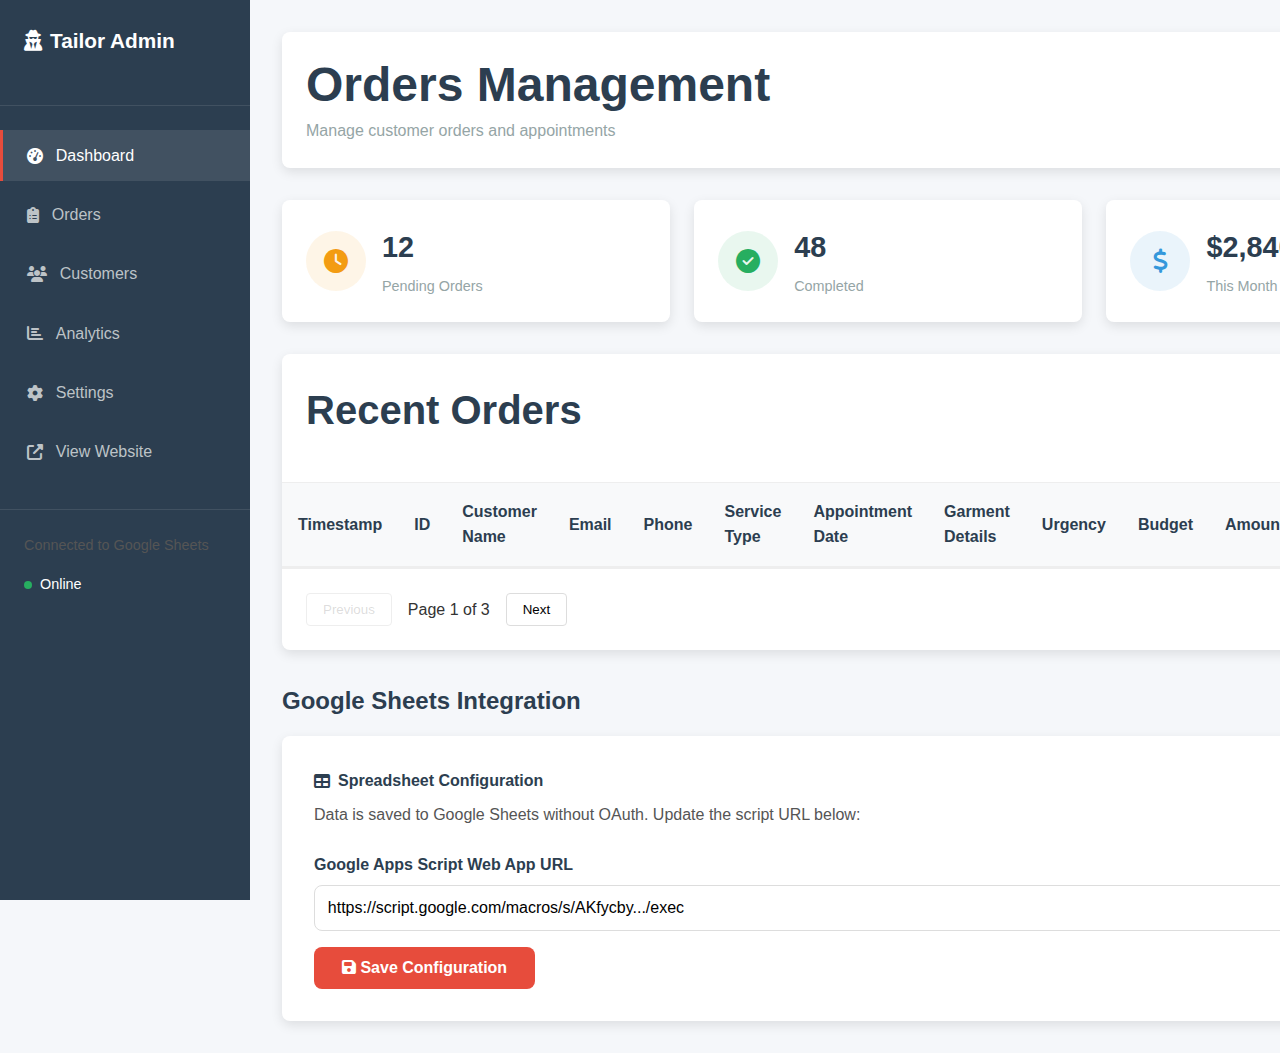
<file: admin.html>
<!DOCTYPE html>
<html lang="en">
<head>
    <meta charset="UTF-8">
    <meta name="viewport" content="width=device-width, initial-scale=1.0">
    <title>Admin Panel | StitchCraft Tailors</title>
    <link rel="stylesheet" href="style.css">
    <link rel="stylesheet" href="admin.css">
    <link rel="stylesheet" href="https://cdnjs.cloudflare.com/ajax/libs/font-awesome/6.4.0/css/all.min.css">
</head>
<body>
    <div class="admin-container">
        <!-- Admin Sidebar -->
        <aside class="admin-sidebar">
            <div class="admin-logo">
                <h2><i class="fas fa-user-secret"></i> Tailor Admin</h2>
            </div>
            
            <nav class="admin-nav">
                <ul>
                    <li><a href="#dashboard" class="active"><i class="fas fa-tachometer-alt"></i> Dashboard</a></li>
                    <li><a href="#orders"><i class="fas fa-clipboard-list"></i> Orders</a></li>
                    <li><a href="#customers"><i class="fas fa-users"></i> Customers</a></li>
                    <li><a href="#analytics"><i class="fas fa-chart-bar"></i> Analytics</a></li>
                    <li><a href="#settings"><i class="fas fa-cog"></i> Settings</a></li>
                    <li><a href="index.html"><i class="fas fa-external-link-alt"></i> View Website</a></li>
                </ul>
            </nav>
            
            <div class="admin-footer">
                <p>Connected to Google Sheets</p>
                <div class="connection-status">
                    <span class="status-dot connected"></span>
                    <span>Online</span>
                </div>
            </div>
        </aside>

        <!-- Main Content -->
        <main class="admin-main">
            <!-- Header -->
            <header class="admin-header">
                <div class="header-left">
                    <h1>Orders Management</h1>
                    <p>Manage customer orders and appointments</p>
                </div>
                <div class="header-right">
                    <button class="btn-refresh" id="refreshBtn">
                        <i class="fas fa-sync-alt"></i> Refresh Data
                    </button>
                    <div class="admin-user">
                        <span>Admin User</span>
                        <i class="fas fa-user-circle"></i>
                    </div>
                </div>
            </header>

            <!-- Dashboard Stats -->
            <section class="dashboard-stats">
                <div class="stat-card">
                    <div class="stat-icon pending">
                        <i class="fas fa-clock"></i>
                    </div>
                    <div class="stat-info">
                        <h3 id="pendingCount">12</h3>
                        <p>Pending Orders</p>
                    </div>
                </div>
                
                <div class="stat-card">
                    <div class="stat-icon completed">
                        <i class="fas fa-check-circle"></i>
                    </div>
                    <div class="stat-info">
                        <h3 id="completedCount">48</h3>
                        <p>Completed</p>
                    </div>
                </div>
                
                <div class="stat-card">
                    <div class="stat-icon revenue">
                        <i class="fas fa-dollar-sign"></i>
                    </div>
                    <div class="stat-info">
                        <h3 id="revenueCount">$2,840</h3>
                        <p>This Month</p>
                    </div>
                </div>
                
                <div class="stat-card">
                    <div class="stat-icon customers">
                        <i class="fas fa-user-plus"></i>
                    </div>
                    <div class="stat-info">
                        <h3 id="customerCount">156</h3>
                        <p>Total Customers</p>
                    </div>
                </div>
            </section>

            <!-- Orders Table -->
            <section class="orders-table">
                <div class="table-header">
                    <h2>Recent Orders</h2>
                    <div class="table-actions">
                        <input type="text" id="searchOrders" placeholder="Search orders...">
                        <button class="btn-add" id="addOrderBtn">
                            <i class="fas fa-plus"></i> Add Order
                        </button>
                    </div>
                </div>
                
                <div class="table-container">
                    <table id="ordersTable">
                        <thead>
                            <tr>
                                <th>Timestamp</th>
                                <th>ID</th>
                                <th>Customer Name</th>
                                <th>Email</th>
                                <th>Phone</th>
                                <th>Service Type</th>
                                <th>Appointment Date</th>
                                <th>Garment Details</th>
                                <th>Urgency</th>
                                <th>Budget</th>
                                <th>Amount</th>
                                <th>Reference</th>
                                <th>Newsletter</th>
                                <th>Description</th>
                                <th>Status</th>
                                <th>Source</th>
                                <th>Last Updated</th>
                            </tr>
                        </thead>
                        <tbody id="ordersTableBody">
                            <!-- Orders will be loaded here -->
                        </tbody>
                    </table>
                </div>
                
                <div class="table-footer">
                    <div class="pagination">
                        <button class="page-btn" disabled>Previous</button>
                        <span class="page-info">Page 1 of 3</span>
                        <button class="page-btn">Next</button>
                    </div>
                </div>
            </section>

            <!-- Modal for Add/Edit Order -->
            <div class="modal" id="orderModal">
                <div class="modal-content">
                    <div class="modal-header">
                        <h3 id="modalTitle">Add New Order</h3>
                        <button class="modal-close" id="modalClose">&times;</button>
                    </div>
                    <div class="modal-body">
                        <form id="adminOrderForm">
                            <div class="form-row">
                                <div class="form-group">
                                    <label for="adminName">Customer Name *</label>
                                    <input type="text" id="adminName" name="adminName" required>
                                </div>
                                <div class="form-group">
                                    <label for="adminPhone">Phone *</label>
                                    <input type="tel" id="adminPhone" name="adminPhone" required>
                                </div>
                            </div>
                            
                            <div class="form-row">
                                <div class="form-group">
                                    <label for="adminEmail">Email</label>
                                    <input type="email" id="adminEmail" name="adminEmail">
                                </div>
                                <div class="form-group">
                                    <label for="adminService">Service Type *</label>
                                    <select id="adminService" name="adminService" required>
                                        <option value="custom-suit">Custom Suit</option>
                                        <option value="alterations">Alterations</option>
                                        <option value="bridal-formal">Bridal/Formal</option>
                                        <option value="repairs">Repairs</option>
                                        <option value="consultation">Consultation</option>
                                    </select>
                                </div>
                            </div>
                            
                            <div class="form-row">
                                <div class="form-group">
                                    <label for="adminStatus">Status</label>
                                    <select id="adminStatus" name="adminStatus">
                                        <option value="pending">Pending</option>
                                        <option value="in-progress">In Progress</option>
                                        <option value="ready">Ready for Pickup</option>
                                        <option value="completed">Completed</option>
                                        <option value="cancelled">Cancelled</option>
                                    </select>
                                </div>
                                <div class="form-group">
                                    <label for="adminAmount">Amount ($)</label>
                                    <input type="number" id="adminAmount" name="adminAmount" min="0" step="0.01">
                                </div>
                            </div>
                            
                            <div class="form-group">
                                <label for="adminDescription">Description *</label>
                                <textarea id="adminDescription" name="adminDescription" rows="3" required></textarea>
                            </div>
                            
                            <div class="form-group">
                                <label for="adminNotes">Admin Notes</label>
                                <textarea id="adminNotes" name="adminNotes" rows="2" placeholder="Internal notes"></textarea>
                            </div>
                            
                            <input type="hidden" id="orderId" name="orderId" value="">
                        </form>
                    </div>
                    <div class="modal-footer">
                        <button class="btn-secondary" id="modalCancel">Cancel</button>
                        <button class="btn-primary" id="modalSave">Save Order</button>
                    </div>
                </div>
            </div>

            <!-- Google Sheets Configuration -->
            <section class="config-section">
                <h3>Google Sheets Integration</h3>
                <div class="config-card">
                    <div class="config-info">
                        <h4><i class="fas fa-table"></i> Spreadsheet Configuration</h4>
                        <p>Data is saved to Google Sheets without OAuth. Update the script URL below:</p>
                    </div>
                    <div class="config-form">
                        <div class="form-group">
                            <label for="sheetUrl">Google Apps Script Web App URL</label>
                            <input type="text" id="sheetUrl" placeholder="https://script.google.com/macros/s/..." 
                                   value="https://script.google.com/macros/s/AKfycby.../exec">
                        </div>
                        <button class="btn-primary" id="saveConfigBtn">
                            <i class="fas fa-save"></i> Save Configuration
                        </button>
                    </div>
                </div>
            </section>
        </main>
    </div>

    <script src="admin.js"></script>
</body>

</html>
</file>
<file: admin.css>
/* Admin Styles */
.admin-container {
    display: flex;
    min-height: 100vh;
    background-color: #f5f7fa;
}

/* Sidebar */
.admin-sidebar {
    width: 250px;
    background-color: var(--primary-color);
    color: white;
    padding: 1.5rem 0;
    position: fixed;
    height: 100vh;
    overflow-y: auto;
}

.admin-logo {
    padding: 0 1.5rem 2rem;
    border-bottom: 1px solid rgba(255, 255, 255, 0.1);
}

.admin-logo h2 {
    color: white;
    font-size: 1.3rem;
    display: flex;
    align-items: center;
    gap: 0.5rem;
}

.admin-nav ul {
    list-style: none;
    padding: 1.5rem 0;
}

.admin-nav li {
    margin-bottom: 0.5rem;
}

.admin-nav a {
    display: flex;
    align-items: center;
    gap: 0.8rem;
    padding: 0.8rem 1.5rem;
    color: #bdc3c7;
    text-decoration: none;
    transition: var(--transition);
    border-left: 3px solid transparent;
}

.admin-nav a:hover,
.admin-nav a.active {
    background-color: rgba(255, 255, 255, 0.1);
    color: white;
    border-left-color: var(--secondary-color);
}

.admin-footer {
    padding: 1.5rem;
    margin-top: auto;
    border-top: 1px solid rgba(255, 255, 255, 0.1);
    font-size: 0.9rem;
}

.connection-status {
    display: flex;
    align-items: center;
    gap: 0.5rem;
    margin-top: 0.5rem;
}

.status-dot {
    width: 8px;
    height: 8px;
    border-radius: 50%;
    background-color: var(--gray-color);
}

.status-dot.connected {
    background-color: var(--success-color);
    animation: pulse 2s infinite;
}

@keyframes pulse {
    0% { opacity: 1; }
    50% { opacity: 0.5; }
    100% { opacity: 1; }
}

/* Main Content */
.admin-main {
    flex: 1;
    margin-left: 250px;
    padding: 2rem;
}

.admin-header {
    background: white;
    padding: 1.5rem;
    border-radius: var(--border-radius);
    box-shadow: var(--shadow);
    display: flex;
    justify-content: space-between;
    align-items: center;
    margin-bottom: 2rem;
}

.header-left h1 {
    margin-bottom: 0.3rem;
}

.header-left p {
    color: var(--gray-color);
    margin-bottom: 0;
}

.header-right {
    display: flex;
    align-items: center;
    gap: 1.5rem;
}

.btn-refresh {
    background-color: var(--accent-color);
    color: white;
    border: none;
    padding: 0.6rem 1.2rem;
    border-radius: var(--border-radius);
    cursor: pointer;
    display: flex;
    align-items: center;
    gap: 0.5rem;
    font-weight: 600;
    transition: var(--transition);
}

.btn-refresh:hover {
    background-color: #2980b9;
    transform: translateY(-2px);
}

.admin-user {
    display: flex;
    align-items: center;
    gap: 0.5rem;
    background-color: var(--light-color);
    padding: 0.5rem 1rem;
    border-radius: var(--border-radius);
}

.admin-user i {
    font-size: 1.5rem;
    color: var(--primary-color);
}

/* Dashboard Stats */
.dashboard-stats {
    display: grid;
    grid-template-columns: repeat(auto-fit, minmax(200px, 1fr));
    gap: 1.5rem;
    margin-bottom: 2rem;
}

.stat-card {
    background: white;
    padding: 1.5rem;
    border-radius: var(--border-radius);
    box-shadow: var(--shadow);
    display: flex;
    align-items: center;
    gap: 1rem;
}

.stat-icon {
    width: 60px;
    height: 60px;
    border-radius: 50%;
    display: flex;
    align-items: center;
    justify-content: center;
    font-size: 1.5rem;
}

.stat-icon.pending {
    background-color: rgba(243, 156, 18, 0.1);
    color: var(--warning-color);
}

.stat-icon.completed {
    background-color: rgba(39, 174, 96, 0.1);
    color: var(--success-color);
}

.stat-icon.revenue {
    background-color: rgba(52, 152, 219, 0.1);
    color: var(--accent-color);
}

.stat-icon.customers {
    background-color: rgba(155, 89, 182, 0.1);
    color: #9b59b6;
}

.stat-info h3 {
    margin-bottom: 0.3rem;
    font-size: 1.8rem;
}

.stat-info p {
    color: var(--gray-color);
    margin-bottom: 0;
    font-size: 0.9rem;
}

/* Orders Table */
.orders-table {
    background: white;
    border-radius: var(--border-radius);
    box-shadow: var(--shadow);
    overflow: hidden;
    margin-bottom: 2rem;
}

.table-header {
    padding: 1.5rem;
    border-bottom: 1px solid #eee;
    display: flex;
    justify-content: space-between;
    align-items: center;
}

.table-actions {
    display: flex;
    gap: 1rem;
    align-items: center;
}

#searchOrders {
    padding: 0.6rem 1rem;
    border: 1px solid #ddd;
    border-radius: var(--border-radius);
    width: 250px;
}

.btn-add {
    background-color: var(--secondary-color);
    color: white;
    border: none;
    padding: 0.6rem 1.2rem;
    border-radius: var(--border-radius);
    cursor: pointer;
    display: flex;
    align-items: center;
    gap: 0.5rem;
    font-weight: 600;
    transition: var(--transition);
}

.btn-add:hover {
    background-color: #c0392b;
    transform: translateY(-2px);
}

.table-container {
    overflow-x: auto;
}

#ordersTable {
    width: 100%;
    border-collapse: collapse;
}

#ordersTable thead {
    background-color: #f8f9fa;
}

#ordersTable th {
    padding: 1rem;
    text-align: left;
    font-weight: 600;
    color: var(--dark-color);
    border-bottom: 2px solid #eee;
}

#ordersTable td {
    padding: 1rem;
    border-bottom: 1px solid #eee;
}

.status-badge {
    display: inline-block;
    padding: 0.3rem 0.8rem;
    border-radius: 20px;
    font-size: 0.8rem;
    font-weight: 600;
    text-transform: uppercase;
}

.status-pending {
    background-color: rgba(243, 156, 18, 0.1);
    color: var(--warning-color);
}

.status-in-progress {
    background-color: rgba(52, 152, 219, 0.1);
    color: var(--accent-color);
}

.status-ready {
    background-color: rgba(155, 89, 182, 0.1);
    color: #9b59b6;
}

.status-completed {
    background-color: rgba(39, 174, 96, 0.1);
    color: var(--success-color);
}

.status-cancelled {
    background-color: rgba(231, 76, 60, 0.1);
    color: var(--secondary-color);
}

.action-buttons {
    display: flex;
    gap: 0.5rem;
}

.btn-action {
    width: 32px;
    height: 32px;
    border-radius: 4px;
    border: none;
    cursor: pointer;
    display: flex;
    align-items: center;
    justify-content: center;
    transition: var(--transition);
}

.btn-edit {
    background-color: rgba(52, 152, 219, 0.1);
    color: var(--accent-color);
}

.btn-delete {
    background-color: rgba(231, 76, 60, 0.1);
    color: var(--secondary-color);
}

.btn-action:hover {
    transform: translateY(-2px);
    box-shadow: var(--shadow);
}

.table-footer {
    padding: 1.5rem;
    border-top: 1px solid #eee;
    display: flex;
    justify-content: space-between;
    align-items: center;
}

.pagination {
    display: flex;
    align-items: center;
    gap: 1rem;
}

.page-btn {
    padding: 0.5rem 1rem;
    border: 1px solid #ddd;
    background: white;
    border-radius: 4px;
    cursor: pointer;
    transition: var(--transition);
}

.page-btn:hover:not(:disabled) {
    background-color: var(--primary-color);
    color: white;
    border-color: var(--primary-color);
}

.page-btn:disabled {
    opacity: 0.5;
    cursor: not-allowed;
}

/* Modal */
.modal {
    display: none;
    position: fixed;
    top: 0;
    left: 0;
    width: 100%;
    height: 100%;
    background-color: rgba(0, 0, 0, 0.5);
    z-index: 2000;
    align-items: center;
    justify-content: center;
}

.modal.active {
    display: flex;
}

.modal-content {
    background: white;
    border-radius: var(--border-radius);
    width: 90%;
    max-width: 600px;
    max-height: 90vh;
    overflow-y: auto;
    animation: modalSlideIn 0.3s ease;
}

@keyframes modalSlideIn {
    from {
        opacity: 0;
        transform: translateY(-50px);
    }
    to {
        opacity: 1;
        transform: translateY(0);
    }
}

.modal-header {
    padding: 1.5rem;
    border-bottom: 1px solid #eee;
    display: flex;
    justify-content: space-between;
    align-items: center;
}

.modal-close {
    background: none;
    border: none;
    font-size: 1.5rem;
    cursor: pointer;
    color: var(--gray-color);
}

.modal-body {
    padding: 1.5rem;
}

.modal-footer {
    padding: 1.5rem;
    border-top: 1px solid #eee;
    display: flex;
    justify-content: flex-end;
    gap: 1rem;
}

/* Config Section */
.config-section {
    margin-top: 2rem;
}

.config-card {
    background: white;
    padding: 2rem;
    border-radius: var(--border-radius);
    box-shadow: var(--shadow);
}

.config-info {
    margin-bottom: 1.5rem;
}

.config-info h4 {
    display: flex;
    align-items: center;
    gap: 0.5rem;
    margin-bottom: 0.5rem;
}

.config-form .form-group {
    margin-bottom: 1rem;
}

.config-form input {
    width: 100%;
    padding: 0.8rem;
    border: 1px solid #ddd;
    border-radius: var(--border-radius);
}

/* Responsive Admin */
@media (max-width: 992px) {
    .admin-sidebar {
        width: 200px;
    }
    
    .admin-main {
        margin-left: 200px;
    }
}

@media (max-width: 768px) {
    .admin-container {
        flex-direction: column;
    }
    
    .admin-sidebar {
        width: 100%;
        height: auto;
        position: static;
        margin-bottom: 1rem;
    }
    
    .admin-main {
        margin-left: 0;
        padding: 1rem;
    }
    
    .admin-header {
        flex-direction: column;
        gap: 1rem;
        align-items: flex-start;
    }
    
    .header-right {
        width: 100%;
        justify-content: space-between;
    }
    
    .table-header {
        flex-direction: column;
        gap: 1rem;
        align-items: flex-start;
    }
    
    .table-actions {
        width: 100%;
        flex-direction: column;
        align-items: stretch;
    }
    
    #searchOrders {
        width: 100%;
    }
}

@media (max-width: 576px) {
    .dashboard-stats {
        grid-template-columns: 1fr;
    }
    
    .modal-content {
        width: 95%;
        margin: 1rem;
    }
}
</file>
<file: style.css>
/* Reset & Base Styles */
* {
    margin: 0;
    padding: 0;
    box-sizing: border-box;
}

:root {
    --primary-color: #2c3e50;
    --secondary-color: #e74c3c;
    --accent-color: #3498db;
    --light-color: #f8f9fa;
    --dark-color: #2c3e50;
    --gray-color: #95a5a6;
    --success-color: #27ae60;
    --warning-color: #f39c12;
    --shadow: 0 4px 12px rgba(0, 0, 0, 0.1);
    --border-radius: 8px;
    --transition: all 0.3s ease;
}

body {
    font-family: 'Segoe UI', Tahoma, Geneva, Verdana, sans-serif;
    line-height: 1.6;
    color: #333;
    background-color: #fff;
}

.container {
    width: 100%;
    max-width: 1200px;
    margin: 0 auto;
    padding: 0 20px;
}

/* Typography */
h1, h2, h3, h4 {
    color: var(--dark-color);
    margin-bottom: 1rem;
    font-weight: 700;
}

h1 {
    font-size: 3rem;
    line-height: 1.2;
}

h2 {
    font-size: 2.5rem;
    text-align: center;
    margin-bottom: 1rem;
}

h3 {
    font-size: 1.5rem;
}

p {
    margin-bottom: 1rem;
    color: #555;
}

.section-subtitle {
    text-align: center;
    color: var(--gray-color);
    margin-bottom: 3rem;
    font-size: 1.1rem;
}

.highlight {
    color: var(--secondary-color);
}

/* Buttons */
.btn-primary, .btn-secondary {
    display: inline-block;
    padding: 12px 28px;
    border-radius: var(--border-radius);
    text-decoration: none;
    font-weight: 600;
    text-align: center;
    cursor: pointer;
    transition: var(--transition);
    border: none;
    font-size: 1rem;
}

.btn-primary {
    background-color: var(--secondary-color);
    color: white;
}

.btn-primary:hover {
    background-color: #c0392b;
    transform: translateY(-2px);
    box-shadow: var(--shadow);
}

.btn-secondary {
    background-color: transparent;
    color: var(--primary-color);
    border: 2px solid var(--primary-color);
}

.btn-secondary:hover {
    background-color: var(--primary-color);
    color: white;
}

.btn-admin {
    background-color: var(--primary-color);
    color: white;
    padding: 8px 20px;
    border-radius: var(--border-radius);
    font-weight: 600;
}

/* Navigation */
.navbar {
    background-color: white;
    box-shadow: var(--shadow);
    position: sticky;
    top: 0;
    z-index: 1000;
}

.navbar .container {
    display: flex;
    justify-content: space-between;
    align-items: center;
    padding: 1rem 20px;
}

.logo {
    font-size: 1.8rem;
    font-weight: 700;
    text-decoration: none;
    color: var(--primary-color);
}

.logo span {
    color: var(--secondary-color);
}

.nav-menu {
    display: flex;
    list-style: none;
    gap: 2rem;
}

.nav-menu a {
    text-decoration: none;
    color: var(--dark-color);
    font-weight: 600;
    transition: var(--transition);
}

.nav-menu a:hover {
    color: var(--secondary-color);
}

.menu-toggle {
    display: none;
    background: none;
    border: none;
    font-size: 1.5rem;
    color: var(--primary-color);
    cursor: pointer;
}

/* Hero Section */
.hero {
    padding: 5rem 0;
    background: linear-gradient(135deg, #f5f7fa 0%, #e4edf5 100%);
}

.hero .container {
    display: flex;
    align-items: center;
    gap: 4rem;
}

.hero-content {
    flex: 1;
}

.hero-image {
    flex: 1;
    border-radius: var(--border-radius);
    overflow: hidden;
    box-shadow: var(--shadow);
}

.hero-image img {
    width: 100%;
    height: auto;
    display: block;
}

.tagline {
    font-size: 1.2rem;
    margin-bottom: 2rem;
    color: #555;
}

.hero-buttons {
    display: flex;
    gap: 1rem;
    margin-top: 2rem;
}

/* Services Section */
.services {
    padding: 5rem 0;
    background-color: var(--light-color);
}

.services-grid {
    display: grid;
    grid-template-columns: repeat(auto-fit, minmax(250px, 1fr));
    gap: 2rem;
    margin-top: 2rem;
}

.service-card {
    background: white;
    padding: 2rem;
    border-radius: var(--border-radius);
    box-shadow: var(--shadow);
    transition: var(--transition);
}

.service-card:hover {
    transform: translateY(-10px);
    box-shadow: 0 10px 25px rgba(0, 0, 0, 0.15);
}

.service-icon {
    background-color: rgba(231, 76, 60, 0.1);
    color: var(--secondary-color);
    width: 60px;
    height: 60px;
    border-radius: 50%;
    display: flex;
    align-items: center;
    justify-content: center;
    margin-bottom: 1.5rem;
    font-size: 1.5rem;
}

.service-card h3 {
    margin-bottom: 1rem;
}

.service-card ul {
    list-style: none;
    margin-top: 1rem;
}

.service-card ul li {
    padding: 0.3rem 0;
    color: #555;
}

.service-card ul li:before {
    content: "✓ ";
    color: var(--success-color);
    font-weight: bold;
}

/* Order Form */
.order-form {
    padding: 5rem 0;
    background-color: white;
}

form {
    background-color: var(--light-color);
    padding: 2.5rem;
    border-radius: var(--border-radius);
    box-shadow: var(--shadow);
    max-width: 800px;
    margin: 0 auto;
}

.form-row {
    display: flex;
    gap: 1.5rem;
    margin-bottom: 1.5rem;
}

.form-group {
    flex: 1;
    margin-bottom: 1.5rem;
}

.form-group label {
    display: block;
    margin-bottom: 0.5rem;
    font-weight: 600;
    color: var(--dark-color);
}

.form-group input,
.form-group select,
.form-group textarea {
    width: 100%;
    padding: 12px;
    border: 1px solid #ddd;
    border-radius: var(--border-radius);
    font-size: 1rem;
    transition: var(--transition);
}

.form-group input:focus,
.form-group select:focus,
.form-group textarea:focus {
    outline: none;
    border-color: var(--accent-color);
    box-shadow: 0 0 0 3px rgba(52, 152, 219, 0.2);
}

.radio-group {
    display: flex;
    flex-wrap: wrap;
    gap: 20px;
    margin-top: 10px;
}

.radio-option {
    display: flex;
    align-items: center;
    cursor: pointer;
}

.radio-option input {
    margin-right: 8px;
}

.checkbox-group {
    display: flex;
    align-items: center;
}

.checkbox-group input {
    width: auto;
    margin-right: 10px;
}

.btn-submit {
    width: 100%;
    margin-top: 1rem;
    padding: 14px;
    font-size: 1.1rem;
}

.form-note {
    text-align: center;
    margin-top: 1rem;
    color: var(--gray-color);
    font-size: 0.9rem;
}

.message {
    padding: 1rem;
    margin-top: 1rem;
    border-radius: var(--border-radius);
    text-align: center;
    display: none;
}

.message.success {
    background-color: rgba(39, 174, 96, 0.1);
    color: var(--success-color);
    border: 1px solid var(--success-color);
}

.message.error {
    background-color: rgba(231, 76, 60, 0.1);
    color: var(--secondary-color);
    border: 1px solid var(--secondary-color);
}

/* Testimonials */
.testimonials {
    padding: 5rem 0;
    background-color: var(--light-color);
}

.testimonial-grid {
    display: grid;
    grid-template-columns: repeat(auto-fit, minmax(300px, 1fr));
    gap: 2rem;
    margin-top: 2rem;
}

.testimonial-card {
    background: white;
    padding: 2rem;
    border-radius: var(--border-radius);
    box-shadow: var(--shadow);
}

.testimonial-content {
    font-style: italic;
    margin-bottom: 1.5rem;
    position: relative;
    padding-left: 1.5rem;
}

.testimonial-content:before {
    content: "“";
    font-size: 3rem;
    color: var(--secondary-color);
    position: absolute;
    left: -10px;
    top: -20px;
    opacity: 0.3;
}

.testimonial-author h4 {
    margin-bottom: 0.3rem;
}

.testimonial-author span {
    color: var(--gray-color);
    font-size: 0.9rem;
}

/* Footer */
.footer {
    background-color: var(--dark-color);
    color: white;
    padding: 4rem 0 2rem;
}

.footer h3, .footer h4 {
    color: white;
}

.footer p {
    color: #bdc3c7;
}

.footer-content {
    display: grid;
    grid-template-columns: repeat(auto-fit, minmax(250px, 1fr));
    gap: 3rem;
    margin-bottom: 3rem;
}

.contact-info p {
    margin: 0.5rem 0;
    display: flex;
    align-items: center;
    gap: 0.5rem;
}

.social-links {
    display: flex;
    gap: 1rem;
    margin-top: 1rem;
}

.social-links a {
    display: inline-flex;
    align-items: center;
    justify-content: center;
    width: 40px;
    height: 40px;
    background-color: rgba(255, 255, 255, 0.1);
    border-radius: 50%;
    color: white;
    text-decoration: none;
    transition: var(--transition);
}

.social-links a:hover {
    background-color: var(--secondary-color);
    transform: translateY(-3px);
}

.footer-bottom {
    text-align: center;
    padding-top: 2rem;
    border-top: 1px solid rgba(255, 255, 255, 0.1);
}

.footer-bottom a {
    color: var(--secondary-color);
    text-decoration: none;
}

/* Responsive Design */
@media (max-width: 992px) {
    h1 {
        font-size: 2.5rem;
    }
    
    h2 {
        font-size: 2rem;
    }
    
    .hero .container {
        flex-direction: column;
        text-align: center;
    }
    
    .hero-buttons {
        justify-content: center;
    }
}

@media (max-width: 768px) {
    .menu-toggle {
        display: block;
    }
    
    .nav-menu {
        position: fixed;
        top: 70px;
        left: -100%;
        flex-direction: column;
        background-color: white;
        width: 100%;
        text-align: center;
        padding: 2rem;
        box-shadow: var(--shadow);
        transition: var(--transition);
    }
    
    .nav-menu.active {
        left: 0;
    }
    
    .form-row {
        flex-direction: column;
        gap: 0;
    }
    
    .services-grid,
    .testimonial-grid {
        grid-template-columns: 1fr;
    }
}

@media (max-width: 576px) {
    .container {
        padding: 0 15px;
    }
    
    h1 {
        font-size: 2rem;
    }
    
    h2 {
        font-size: 1.8rem;
    }
    
    .hero-buttons {
        flex-direction: column;
    }
    
    form {
        padding: 1.5rem;
    }

}
</file>
